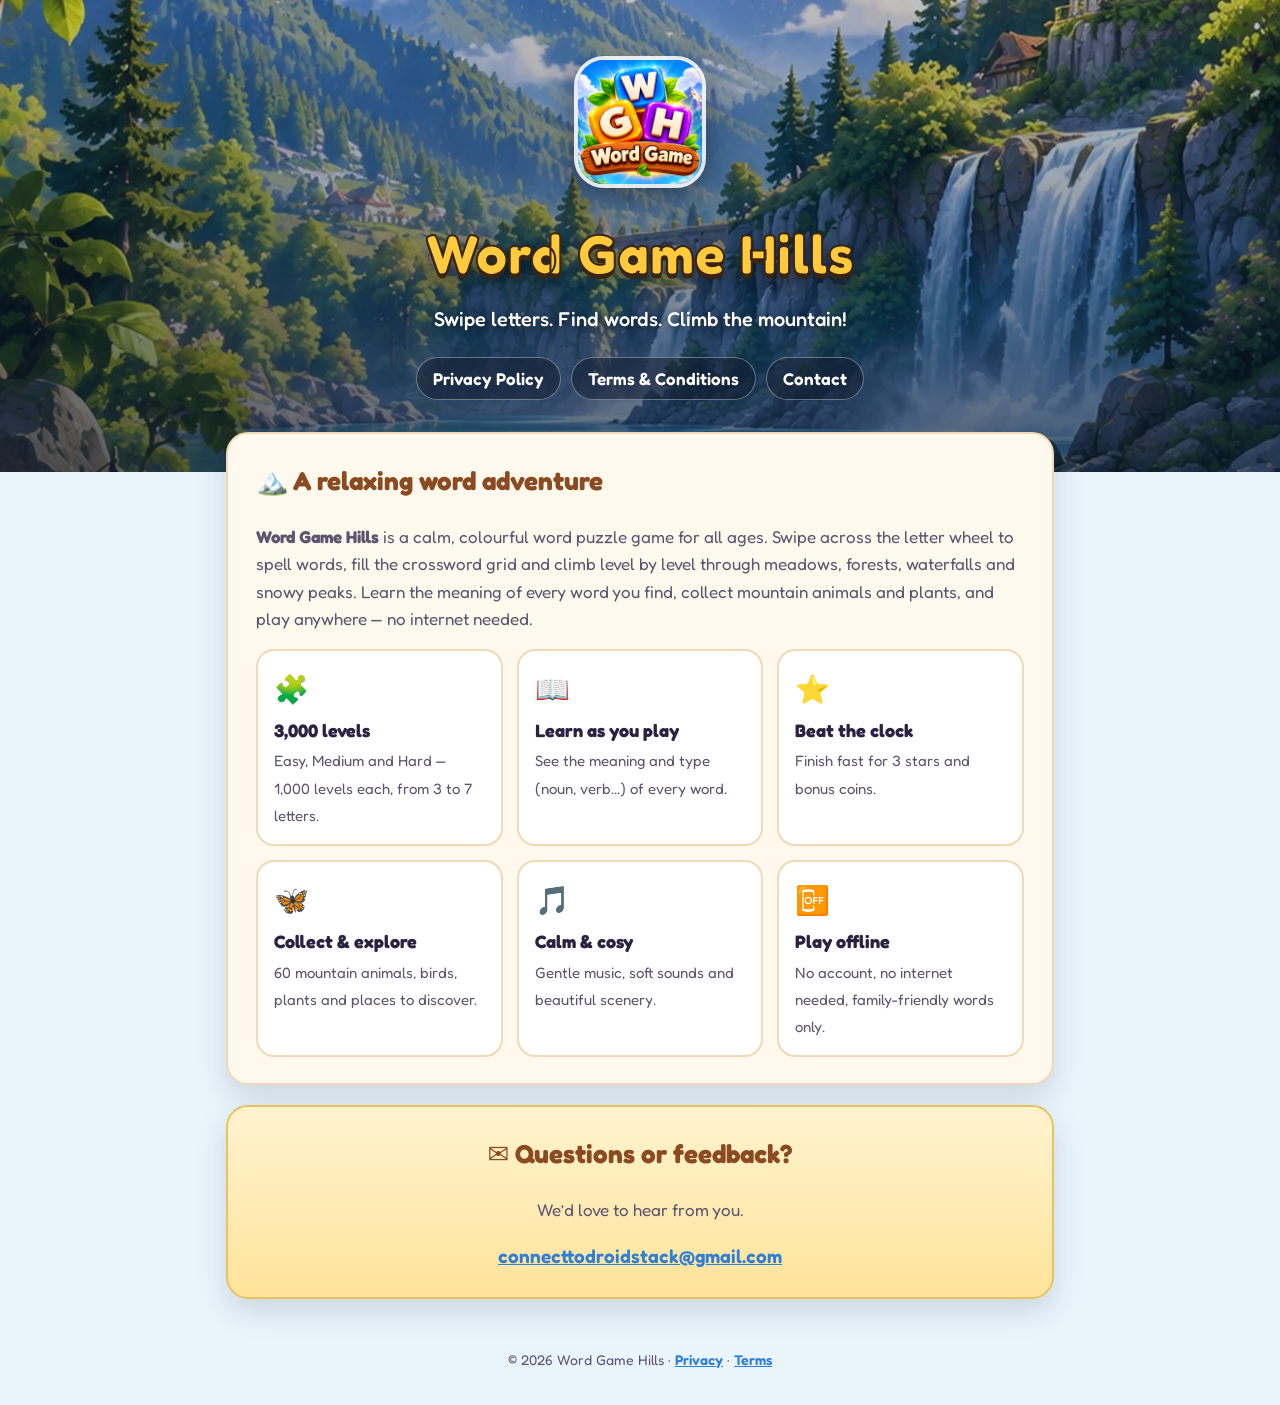
<file: index.html>
<!doctype html>
<html lang="en">
<head>
  <meta charset="utf-8">
  <meta name="viewport" content="width=device-width, initial-scale=1">
  <title>Word Game Hills - Word Puzzle Adventure</title>
  <meta name="description" content="Word Game Hills: swipe letters, find hidden words and climb 3,000 levels through a beautiful mountain valley. Free, offline, for all ages.">
  <link rel="icon" href="favicon.png">
  <link rel="stylesheet" href="style.css">
</head>
<body>
  <header class="hero">
    <img class="icon" src="icon.png" alt="Word Game Hills icon">
    <h1>Word Game Hills</h1>
    <p class="tagline">Swipe letters. Find words. Climb the mountain!</p>
    <nav class="top">
      <a href="privacy-policy.html">Privacy Policy</a>
      <a href="terms.html">Terms &amp; Conditions</a>
      <a href="mailto:connecttodroidstack@gmail.com">Contact</a>
    </nav>
  </header>

  <main>
    <section class="card">
      <h2>&#x1F3D4;&#xFE0F; A relaxing word adventure</h2>
      <p>
        <b>Word Game Hills</b> is a calm, colourful word puzzle game for all ages. Swipe across the letter wheel to
        spell words, fill the crossword grid and climb level by level through meadows, forests, waterfalls and
        snowy peaks. Learn the meaning of every word you find, collect mountain animals and plants, and play
        anywhere &mdash; no internet needed.
      </p>
      <div class="features">
        <div class="feature"><div class="emoji">&#x1F9E9;</div><b>3,000 levels</b><span>Easy, Medium and Hard &mdash; 1,000 levels each, from 3 to 7 letters.</span></div>
        <div class="feature"><div class="emoji">&#x1F4D6;</div><b>Learn as you play</b><span>See the meaning and type (noun, verb&hellip;) of every word.</span></div>
        <div class="feature"><div class="emoji">&#x2B50;</div><b>Beat the clock</b><span>Finish fast for 3 stars and bonus coins.</span></div>
        <div class="feature"><div class="emoji">&#x1F98B;</div><b>Collect &amp; explore</b><span>60 mountain animals, birds, plants and places to discover.</span></div>
        <div class="feature"><div class="emoji">&#x1F3B5;</div><b>Calm &amp; cosy</b><span>Gentle music, soft sounds and beautiful scenery.</span></div>
        <div class="feature"><div class="emoji">&#x1F4F4;</div><b>Play offline</b><span>No account, no internet needed, family-friendly words only.</span></div>
      </div>
    </section>

    <section class="card contact">
      <h2 style="justify-content:center">&#x2709;&#xFE0F; Questions or feedback?</h2>
      <p>We&rsquo;d love to hear from you.</p>
      <a href="mailto:connecttodroidstack@gmail.com">connecttodroidstack@gmail.com</a>
    </section>
  </main>

  <footer>&copy; 2026 Word Game Hills &middot; <a href="privacy-policy.html">Privacy</a> &middot; <a href="terms.html">Terms</a></footer>
</body>
</html>
</file>
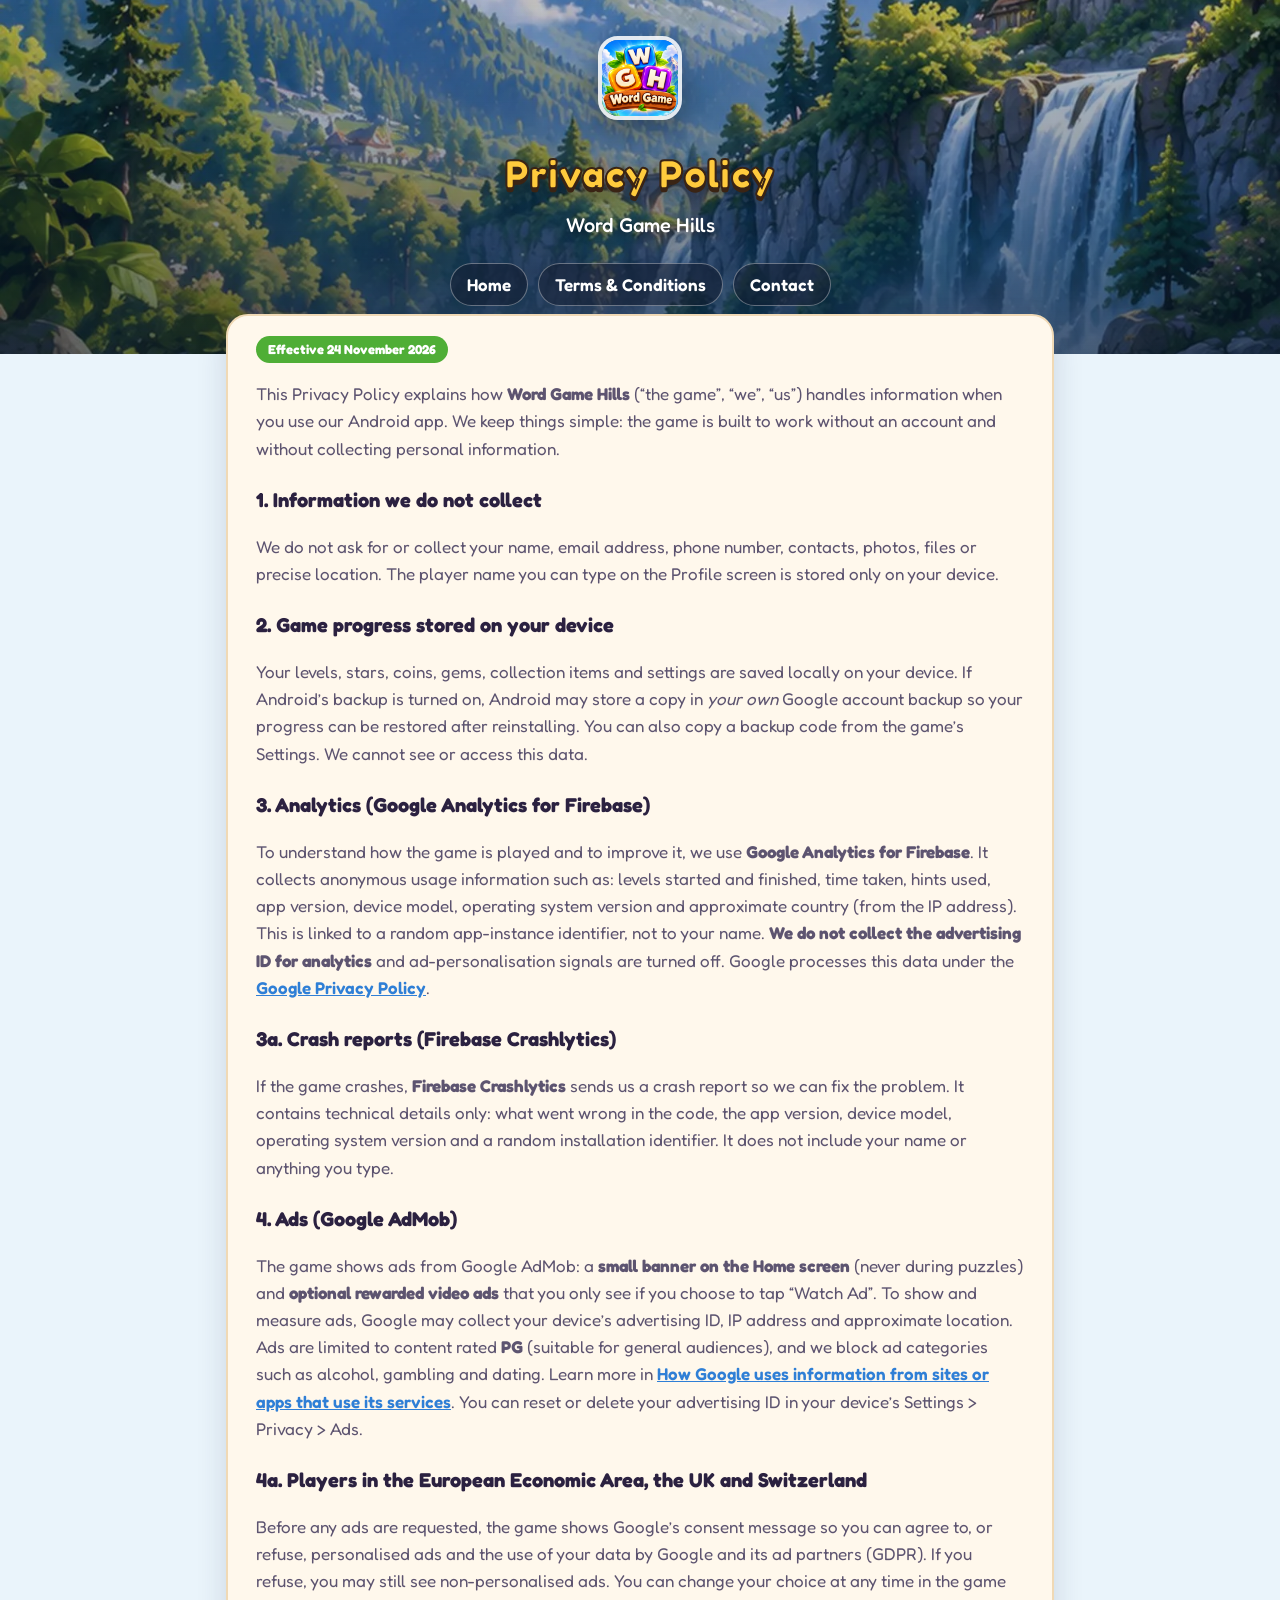
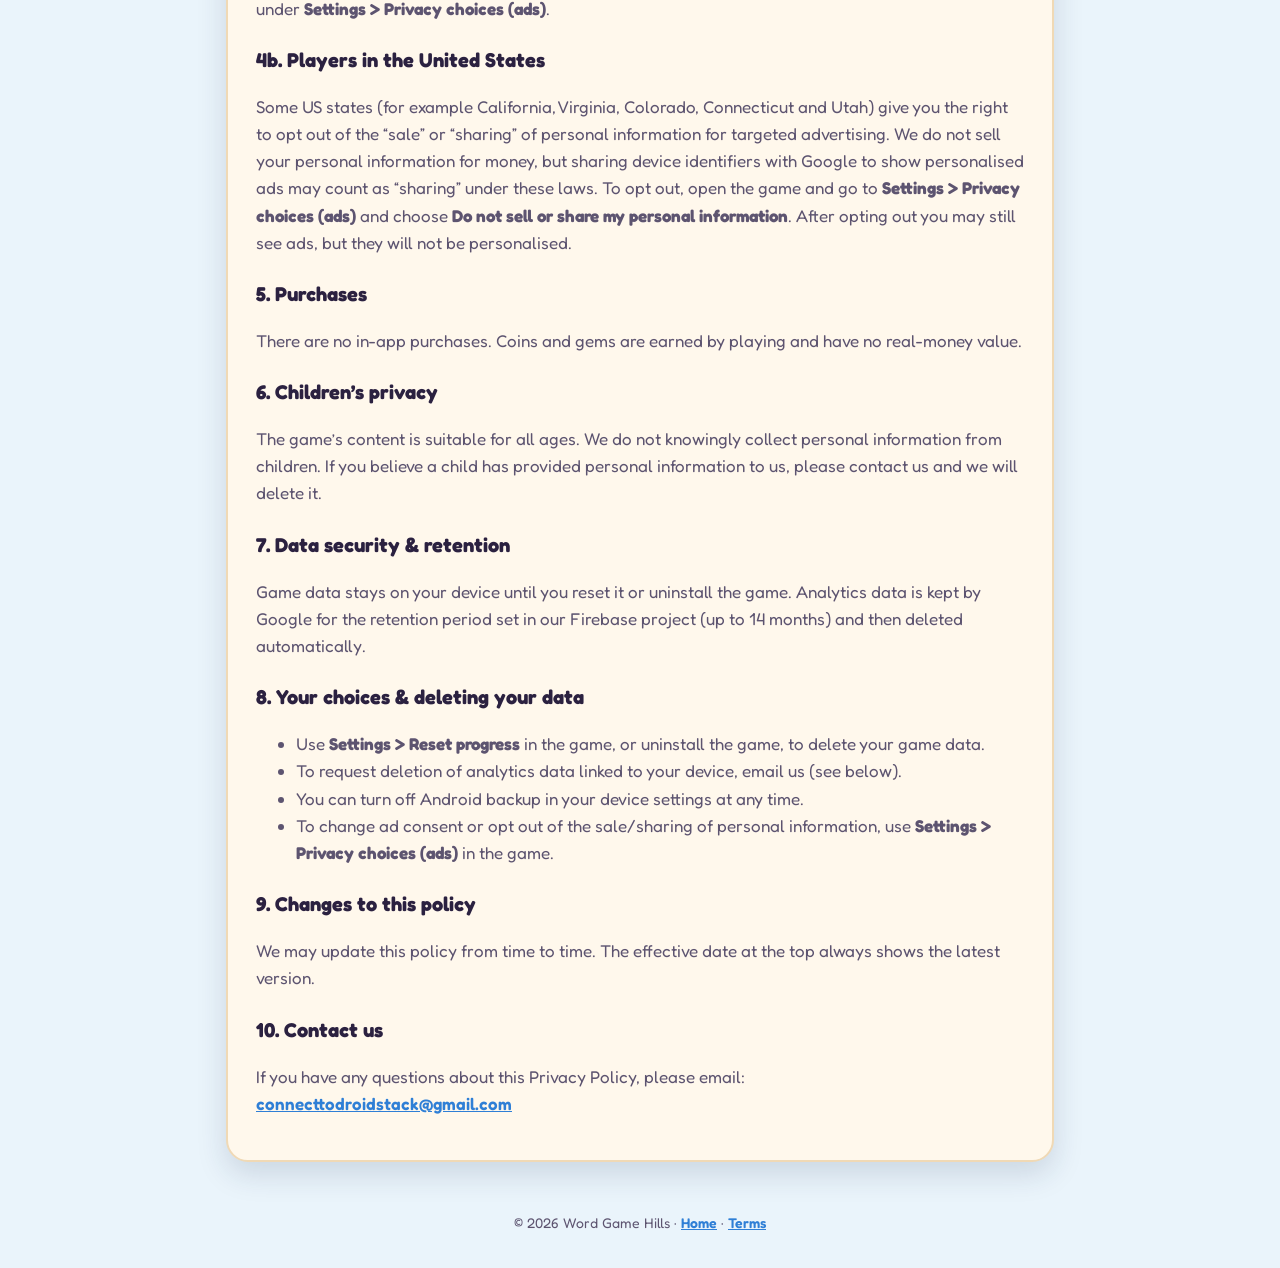
<file: privacy-policy.html>
<!doctype html>
<html lang="en">
<head>
  <meta charset="utf-8">
  <meta name="viewport" content="width=device-width, initial-scale=1">
  <title>Privacy Policy - Word Game Hills</title>
  <meta name="description" content="Privacy Policy for the Word Game Hills Android game.">
  <link rel="canonical" href="https://connecttodroidstack.github.io/Word-Game-Hills/privacy-policy.html">
  <meta property="og:title" content="Word Game Hills">
  <meta property="og:image" content="https://connecttodroidstack.github.io/Word-Game-Hills/icon.png">
  <link rel="icon" href="favicon.png">
  <link rel="stylesheet" href="style.css">
</head>
<body>
  <header class="hero small">
    <img class="icon" src="icon.png" alt="Word Game Hills icon">
    <h1>Privacy Policy</h1>
    <p class="tagline">Word Game Hills</p>
    <nav class="top">
      <a href="index.html">Home</a>
      <a href="terms.html">Terms &amp; Conditions</a>
      <a href="mailto:connecttodroidstack@gmail.com">Contact</a>
    </nav>
  </header>

  <main>
    <article class="card">
      <p class="meta"><span class="badge">Effective 24 November 2026</span></p>
      <p>
        This Privacy Policy explains how <b>Word Game Hills</b> (&ldquo;the game&rdquo;, &ldquo;we&rdquo;, &ldquo;us&rdquo;)
        handles information when you use our Android app. We keep things simple: the game is built to work
        without an account and without collecting personal information.
      </p>

      <h3>1. Information we do not collect</h3>
      <p>
        We do not ask for or collect your name, email address, phone number, contacts, photos, files or precise
        location. The player name you can type on the Profile screen is stored only on your device.
      </p>

      <h3>2. Game progress stored on your device</h3>
      <p>
        Your levels, stars, coins, gems, collection items and settings are saved locally on your device.
        If Android&rsquo;s backup is turned on, Android may store a copy in <i>your own</i> Google account backup so
        your progress can be restored after reinstalling. You can also copy a backup code from the game&rsquo;s
        Settings. We cannot see or access this data.
      </p>

      <h3>3. Analytics (Google Analytics for Firebase)</h3>
      <p>
        To understand how the game is played and to improve it, we use <b>Google Analytics for Firebase</b>.
        It collects anonymous usage information such as: levels started and finished, time taken, hints used,
        app version, device model, operating system version and approximate country (from the IP address).
        This is linked to a random app-instance identifier, not to your name. <b>We do not collect the
        advertising ID for analytics</b> and ad-personalisation signals are turned off.
        Google processes this data under the
        <a href="https://policies.google.com/privacy" target="_blank" rel="noopener">Google Privacy Policy</a>.
      </p>

      <h3>3a. Crash reports (Firebase Crashlytics)</h3>
      <p>
        If the game crashes, <b>Firebase Crashlytics</b> sends us a crash report so we can fix the problem. It
        contains technical details only: what went wrong in the code, the app version, device model, operating
        system version and a random installation identifier. It does not include your name or anything you type.
      </p>

      <h3>4. Ads (Google AdMob)</h3>
      <p>
        The game shows ads from Google AdMob: a <b>small banner on the Home screen</b> (never during puzzles) and
        <b>optional rewarded video ads</b> that you only see if you choose to tap &ldquo;Watch Ad&rdquo;.
        To show and measure ads, Google may collect your device&rsquo;s advertising ID, IP address and approximate
        location. Ads are limited to content rated <b>PG</b> (suitable for general audiences), and we block ad
        categories such as alcohol, gambling and dating.
        Learn more in
        <a href="https://policies.google.com/technologies/ads" target="_blank" rel="noopener">How Google uses information from sites or apps that use its services</a>.
        You can reset or delete your advertising ID in your device&rsquo;s Settings &gt; Privacy &gt; Ads.
      </p>

      <h3>4a. Players in the European Economic Area, the UK and Switzerland</h3>
      <p>
        Before any ads are requested, the game shows Google&rsquo;s consent message so you can agree to, or refuse,
        personalised ads and the use of your data by Google and its ad partners (GDPR). If you refuse, you may still
        see non-personalised ads. You can change your choice at any time in the game under
        <b>Settings &gt; Privacy choices (ads)</b>.
      </p>

      <h3>4b. Players in the United States</h3>
      <p>
        Some US states (for example California, Virginia, Colorado, Connecticut and Utah) give you the right to opt
        out of the &ldquo;sale&rdquo; or &ldquo;sharing&rdquo; of personal information for targeted advertising.
        We do not sell your personal information for money, but sharing device identifiers with Google to show
        personalised ads may count as &ldquo;sharing&rdquo; under these laws. To opt out, open the game and go to
        <b>Settings &gt; Privacy choices (ads)</b> and choose <b>Do not sell or share my personal information</b>.
        After opting out you may still see ads, but they will not be personalised.
      </p>

      <h3>5. Purchases</h3>
      <p>There are no in-app purchases. Coins and gems are earned by playing and have no real-money value.</p>

      <h3>6. Children&rsquo;s privacy</h3>
      <p>
        The game&rsquo;s content is suitable for all ages. We do not knowingly collect personal information from
        children. If you believe a child has provided personal information to us, please contact us and we will
        delete it.
      </p>

      <h3>7. Data security &amp; retention</h3>
      <p>
        Game data stays on your device until you reset it or uninstall the game. Analytics data is kept by Google
        for the retention period set in our Firebase project (up to 14 months) and then deleted automatically.
      </p>

      <h3>8. Your choices &amp; deleting your data</h3>
      <ul>
        <li>Use <b>Settings &gt; Reset progress</b> in the game, or uninstall the game, to delete your game data.</li>
        <li>To request deletion of analytics data linked to your device, email us (see below).</li>
        <li>You can turn off Android backup in your device settings at any time.</li>
        <li>To change ad consent or opt out of the sale/sharing of personal information, use <b>Settings &gt; Privacy choices (ads)</b> in the game.</li>
      </ul>

      <h3>9. Changes to this policy</h3>
      <p>We may update this policy from time to time. The effective date at the top always shows the latest version.</p>

      <h3>10. Contact us</h3>
      <p>
        If you have any questions about this Privacy Policy, please email:<br>
        <a href="mailto:connecttodroidstack@gmail.com">connecttodroidstack@gmail.com</a>
      </p>
    </article>
  </main>

  <footer>&copy; 2026 Word Game Hills &middot; <a href="index.html">Home</a> &middot; <a href="terms.html">Terms</a></footer>
</body>
</html>
</file>
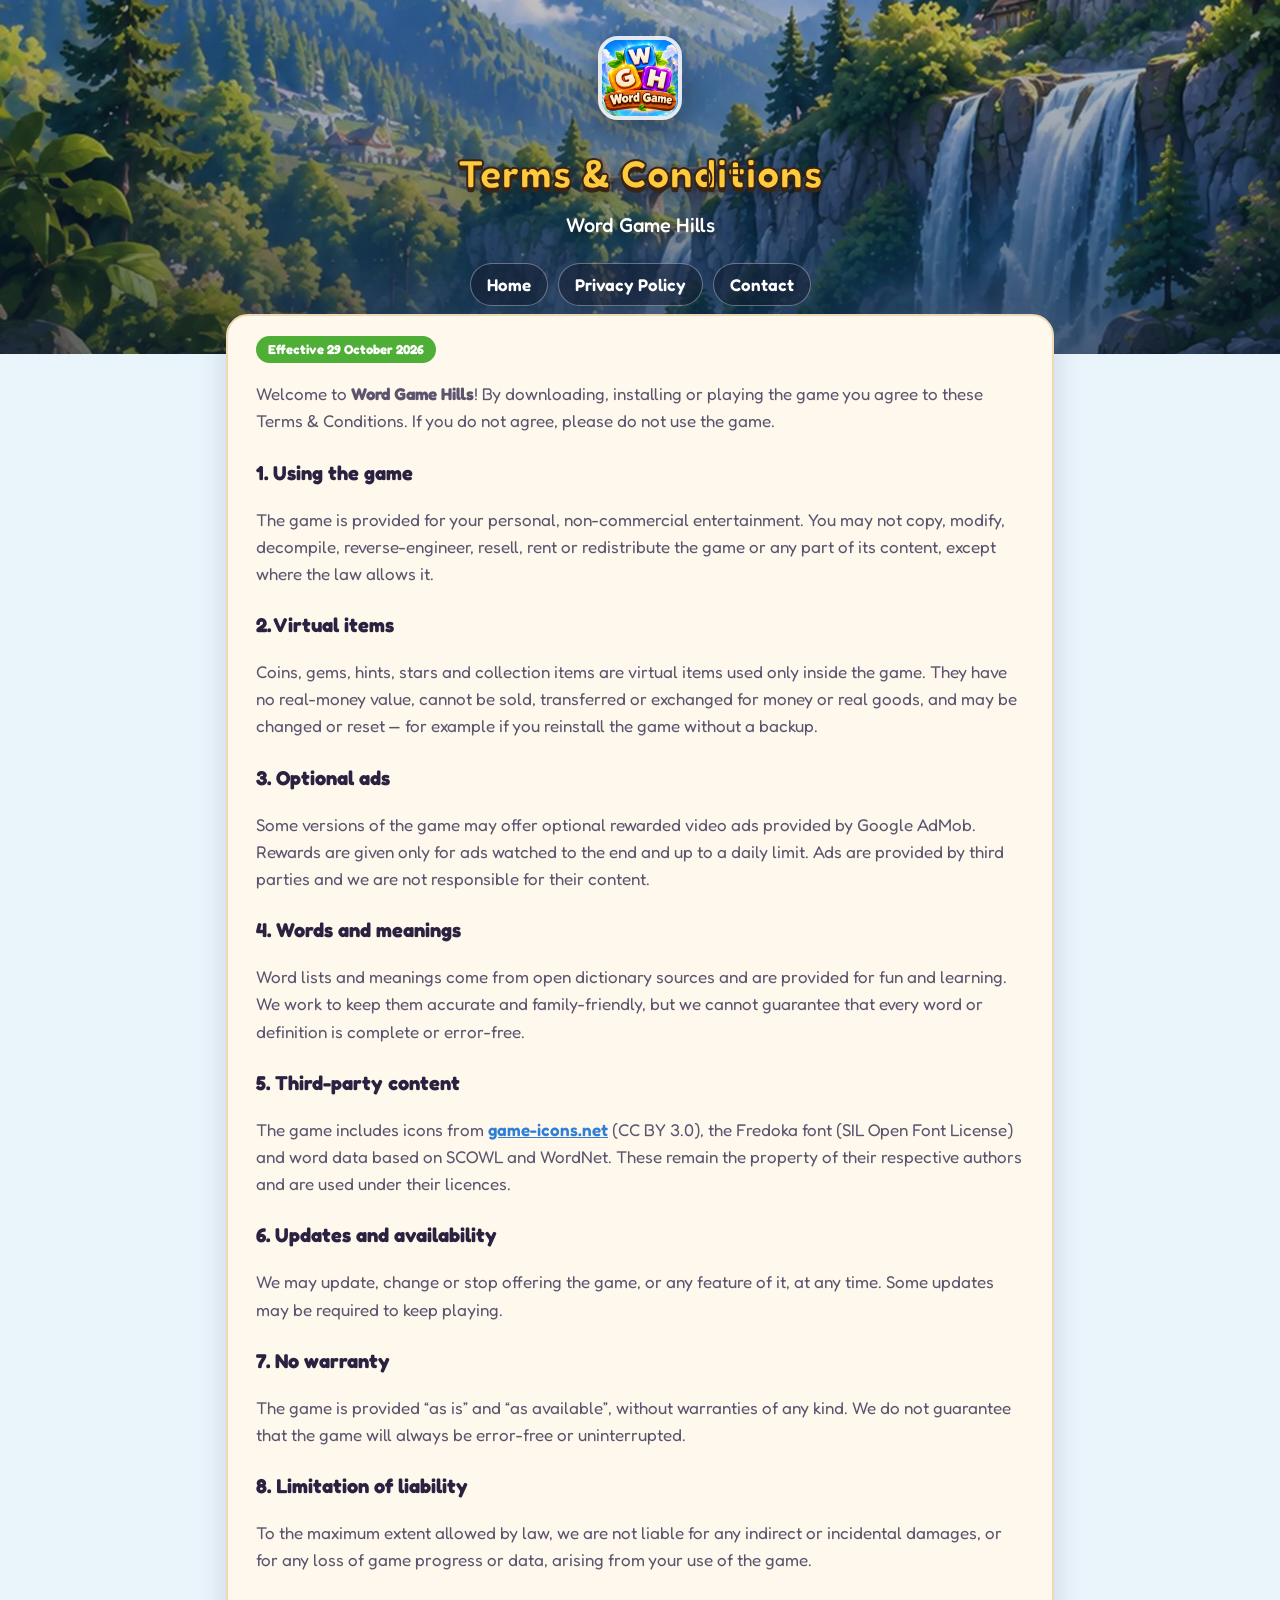
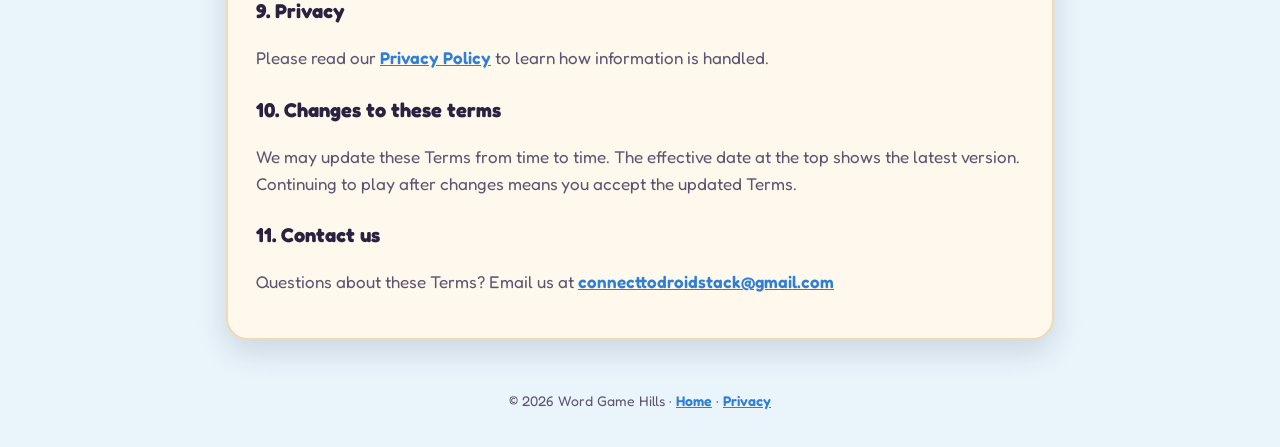
<file: terms.html>
<!doctype html>
<html lang="en">
<head>
  <meta charset="utf-8">
  <meta name="viewport" content="width=device-width, initial-scale=1">
  <title>Terms &amp; Conditions - Word Game Hills</title>
  <meta name="description" content="Terms and Conditions for the Word Game Hills Android game.">
  <link rel="icon" href="favicon.png">
  <link rel="stylesheet" href="style.css">
</head>
<body>
  <header class="hero small">
    <img class="icon" src="icon.png" alt="Word Game Hills icon">
    <h1>Terms &amp; Conditions</h1>
    <p class="tagline">Word Game Hills</p>
    <nav class="top">
      <a href="index.html">Home</a>
      <a href="privacy-policy.html">Privacy Policy</a>
      <a href="mailto:connecttodroidstack@gmail.com">Contact</a>
    </nav>
  </header>

  <main>
    <article class="card">
      <p class="meta"><span class="badge">Effective 29 October 2026</span></p>
      <p>
        Welcome to <b>Word Game Hills</b>! By downloading, installing or playing the game you agree to these
        Terms &amp; Conditions. If you do not agree, please do not use the game.
      </p>

      <h3>1. Using the game</h3>
      <p>
        The game is provided for your personal, non-commercial entertainment. You may not copy, modify,
        decompile, reverse-engineer, resell, rent or redistribute the game or any part of its content, except
        where the law allows it.
      </p>

      <h3>2. Virtual items</h3>
      <p>
        Coins, gems, hints, stars and collection items are virtual items used only inside the game. They have no
        real-money value, cannot be sold, transferred or exchanged for money or real goods, and may be changed or
        reset &mdash; for example if you reinstall the game without a backup.
      </p>

      <h3>3. Optional ads</h3>
      <p>
        Some versions of the game may offer optional rewarded video ads provided by Google AdMob. Rewards are given
        only for ads watched to the end and up to a daily limit. Ads are provided by third parties and we are not
        responsible for their content.
      </p>

      <h3>4. Words and meanings</h3>
      <p>
        Word lists and meanings come from open dictionary sources and are provided for fun and learning. We work to
        keep them accurate and family-friendly, but we cannot guarantee that every word or definition is complete
        or error-free.
      </p>

      <h3>5. Third-party content</h3>
      <p>
        The game includes icons from <a href="https://game-icons.net" target="_blank" rel="noopener">game-icons.net</a>
        (CC BY 3.0), the Fredoka font (SIL Open Font License) and word data based on SCOWL and WordNet. These remain
        the property of their respective authors and are used under their licences.
      </p>

      <h3>6. Updates and availability</h3>
      <p>
        We may update, change or stop offering the game, or any feature of it, at any time. Some updates may be
        required to keep playing.
      </p>

      <h3>7. No warranty</h3>
      <p>
        The game is provided &ldquo;as is&rdquo; and &ldquo;as available&rdquo;, without warranties of any kind. We do not
        guarantee that the game will always be error-free or uninterrupted.
      </p>

      <h3>8. Limitation of liability</h3>
      <p>
        To the maximum extent allowed by law, we are not liable for any indirect or incidental damages, or for any
        loss of game progress or data, arising from your use of the game.
      </p>

      <h3>9. Privacy</h3>
      <p>Please read our <a href="privacy-policy.html">Privacy Policy</a> to learn how information is handled.</p>

      <h3>10. Changes to these terms</h3>
      <p>
        We may update these Terms from time to time. The effective date at the top shows the latest version.
        Continuing to play after changes means you accept the updated Terms.
      </p>

      <h3>11. Contact us</h3>
      <p>
        Questions about these Terms? Email us at
        <a href="mailto:connecttodroidstack@gmail.com">connecttodroidstack@gmail.com</a>
      </p>
    </article>
  </main>

  <footer>&copy; 2026 Word Game Hills &middot; <a href="index.html">Home</a> &middot; <a href="privacy-policy.html">Privacy</a></footer>
</body>
</html>
</file>
<file: style.css>
/* Word Game Hills - shared styles for the GitHub Pages site (mountain theme). */
@import url("https://fonts.googleapis.com/css2?family=Fredoka:wght@400;500;600;700&display=swap");

:root {
  --ink: #2b2140;
  --ink-soft: #5d5470;
  --cream: #fff8ec;
  --cream-border: #f0d9b5;
  --gold: #ffcb3d;
  --orange: #ffa62b;
  --green: #4fae36;
  --green-dark: #3b8e1f;
  --blue: #2f7fd6;
  --sky: #6ebef0;
  --wood: #8a4b23;
  --bg: #eaf4fb;
}

* { box-sizing: border-box; }

body {
  margin: 0;
  font-family: "Fredoka", system-ui, -apple-system, "Segoe UI", sans-serif;
  color: var(--ink);
  background: var(--bg);
  line-height: 1.6;
  font-size: 17px;
}

a { color: var(--blue); font-weight: 600; }

/* Hero header with the valley artwork */
.hero {
  position: relative;
  background: linear-gradient(180deg, rgba(10, 40, 80, .25), rgba(10, 30, 50, .65)), url("hero.webp") center / cover;
  color: #fff;
  text-align: center;
  padding: 56px 16px 72px;
}
.hero.small { padding: 36px 16px 48px; }
.hero img.icon {
  width: 132px; height: 132px; border-radius: 30px;
  box-shadow: 0 10px 30px rgba(0, 0, 0, .35);
  border: 4px solid rgba(255, 255, 255, .85);
}
.hero.small img.icon { width: 84px; height: 84px; border-radius: 20px; }
.hero h1 {
  margin: 14px 0 4px;
  font-size: clamp(34px, 7vw, 56px);
  font-weight: 700;
  color: var(--gold);
  -webkit-text-stroke: 2px #3a2414;
  text-shadow: 0 4px 0 #3a2414, 0 8px 18px rgba(0, 0, 0, .4);
  letter-spacing: 1px;
}
.hero.small h1 { font-size: clamp(28px, 6vw, 40px); }
.hero p.tagline { margin: 0; font-size: 20px; font-weight: 500; text-shadow: 0 2px 8px rgba(0, 0, 0, .5); }

nav.top {
  display: flex; gap: 10px; justify-content: center; flex-wrap: wrap;
  margin-top: 22px;
}
nav.top a {
  color: #fff; text-decoration: none;
  background: rgba(20, 30, 50, .55);
  border: 1.5px solid rgba(255, 255, 255, .35);
  padding: 7px 16px; border-radius: 999px; font-weight: 600;
}
nav.top a:hover { background: rgba(20, 30, 50, .8); }

main { max-width: 860px; margin: -40px auto 40px; padding: 0 16px; position: relative; }

.card {
  background: var(--cream);
  border: 2px solid var(--cream-border);
  border-radius: 22px;
  padding: 26px 28px;
  box-shadow: 0 12px 30px rgba(30, 50, 80, .15);
  margin-bottom: 20px;
}
.card h2 {
  margin-top: 0; font-size: 26px; color: var(--wood);
  display: flex; align-items: center; gap: 10px;
}
.card h3 { margin: 22px 0 6px; font-size: 20px; color: var(--ink); }
.card p, .card li { color: var(--ink-soft); }
.meta { color: var(--ink-soft); font-size: 15px; margin-top: -6px; }

.badge {
  display: inline-block; font-size: 13px; font-weight: 700; color: #fff;
  padding: 3px 12px; border-radius: 999px; background: var(--green);
}

.features {
  display: grid; grid-template-columns: repeat(auto-fit, minmax(220px, 1fr)); gap: 14px;
}
.feature {
  background: #fff; border: 2px solid var(--cream-border); border-radius: 18px; padding: 16px;
}
.feature .emoji { font-size: 28px; }
.feature b { display: block; font-size: 18px; color: var(--ink); margin: 4px 0 2px; }
.feature span { color: var(--ink-soft); font-size: 15px; }

.button {
  display: inline-block; text-decoration: none; color: #fff; font-weight: 700; font-size: 18px;
  background: linear-gradient(180deg, #74d44b, var(--green));
  border-bottom: 5px solid var(--green-dark);
  padding: 12px 28px; border-radius: 999px; margin: 6px;
}
.button.blue { background: linear-gradient(180deg, #66b8f7, var(--blue)); border-bottom-color: #1f5ea6; }

.contact {
  text-align: center; background: linear-gradient(180deg, #fff3cf, #ffe39a);
  border-color: #e7c35f;
}
.contact a { font-size: 19px; }

footer { text-align: center; color: var(--ink-soft); font-size: 14px; padding: 10px 16px 34px; }
</file>
